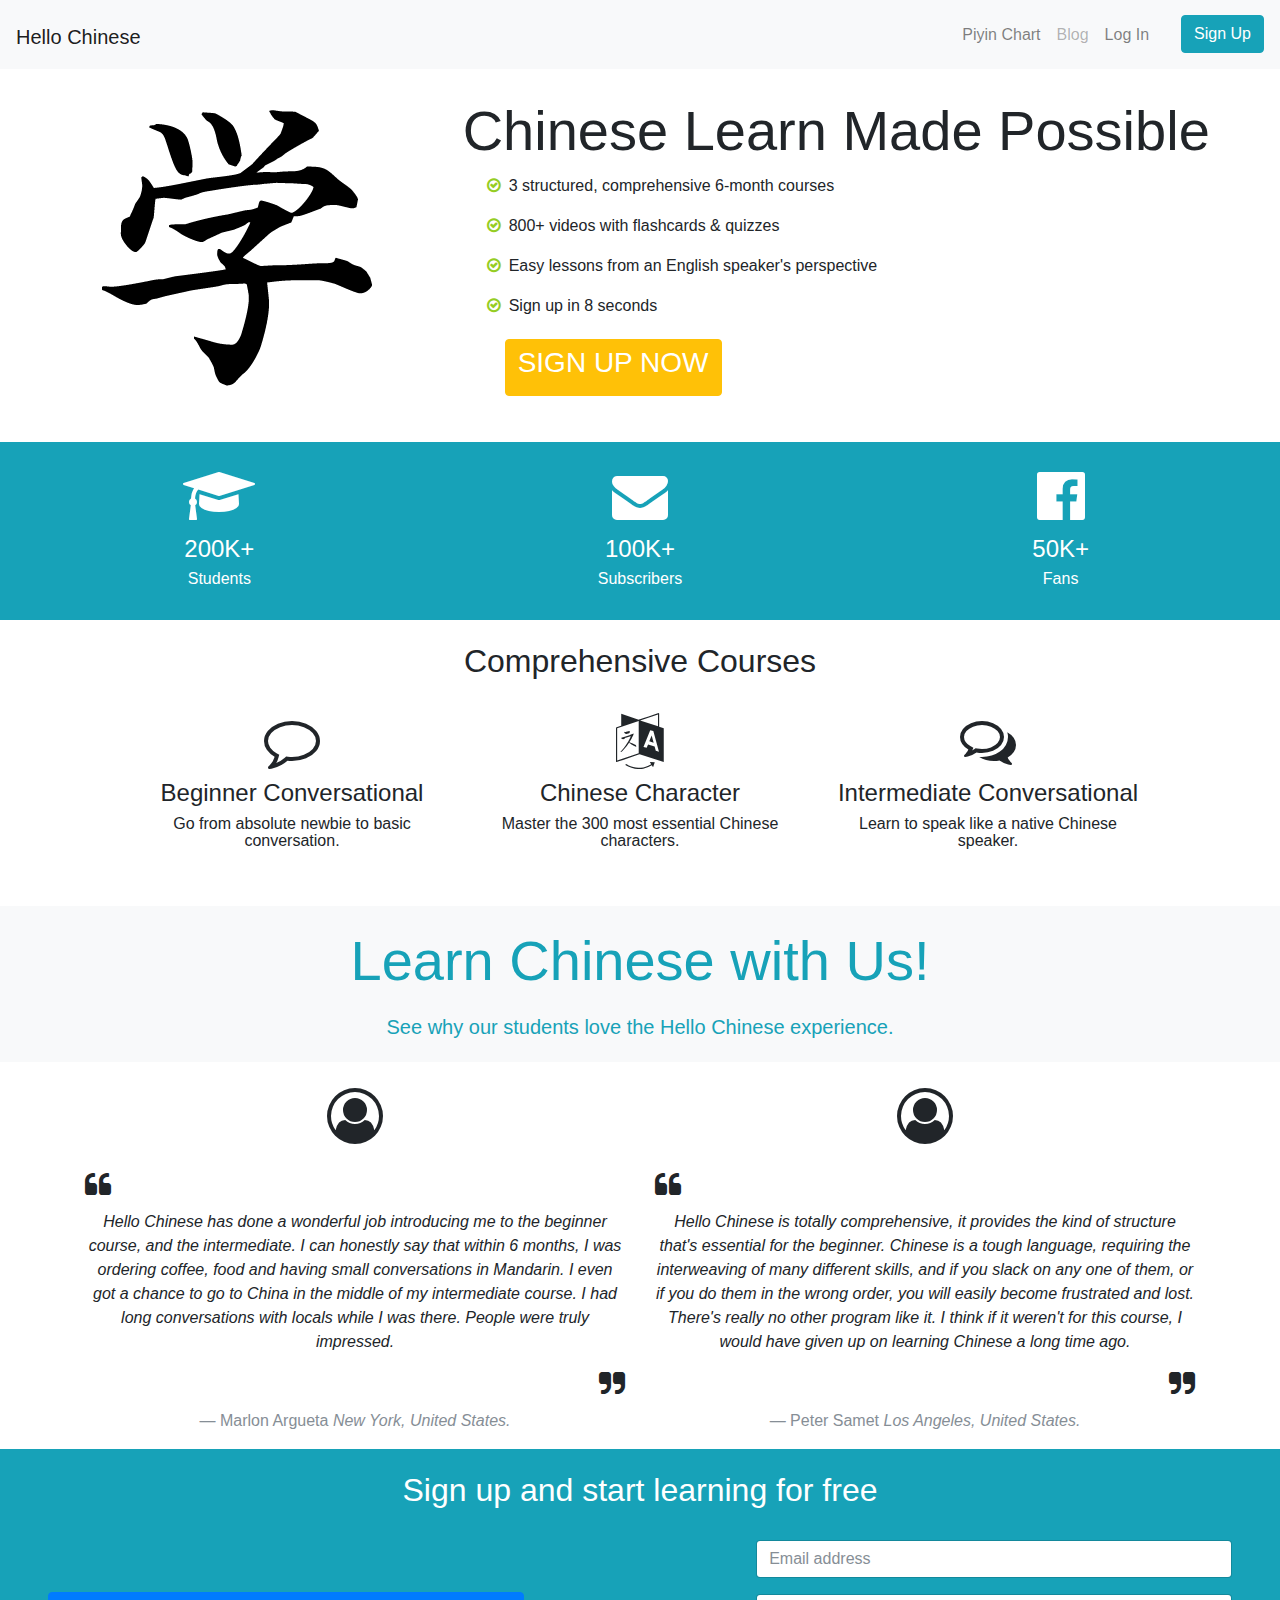
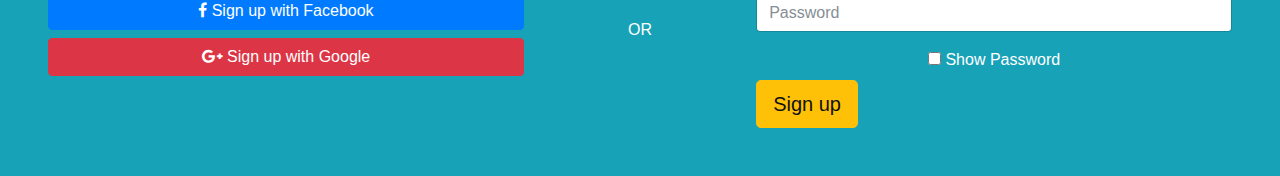
<file: Hello chinese Landing/index.html>
<!DOCTYPE html>
<html lang="es">
  <head>
    <meta charset="utf-8">
    <meta name="viewport" content="width=device-width, initial-scale=1, shrink-to-fit=no">
    <link rel="stylesheet" href="css/style.css">
    <link rel="stylesheet" href="css/bootstrap.min.css">
    <link rel="stylesheet" href="css/font-awesome/css/font-awesome.min.css">
  </head>

  <body>
<!-- menu-->
    <nav class="navbar navbar-expand-lg navbar-light bg-light fixed-top">
      <h1 class="title1"><a class="navbar-brand" href="#">Hello Chinese</a></h1>
      <div class="collapse navbar-collapse" id="navbarSupportedContent">
        <div class="navbar-nav ml-auto">
          <a class="nav-item nav-link" href="#">Piyin Chart</a>
          <a class="nav-item nav-link disabled" href="#">Blog</a>
          <a class="nav-item nav-link mr-4" href="">Log In</a>
          <div><a href="#" class="btn btn-info">Sign Up</a></div>
        </div>
      </div>
    </nav>

<!-- contenido 1 kanji+intro-->
    <div class="container-fluid box01">
      <div class="row align-items-center m-4">
        <!-- kanji -->
        <div class="col-xs-12 col-sm-4 col-md-4 col-lg-4 col-xl-4">
          <img src="img/03 landing.png" class="img-fluid mx-auto d-block m-4" alt="Learn">
        </div>
        <!-- intro + sign -->
        <div class="col-xs-12 col-sm-8 col-md-8 col-lg-8 col-xl-8">
          <h1 class="display-4 m-2">Chinese Learn Made Possible</h1>
          <h6 class="ml-4"><i class="fa fa-check-circle-o icono01 m-2" aria-hidden="true"></i>3 structured, comprehensive 6-month courses</h6>
          <h6 class="ml-4"><i class="fa fa-check-circle-o icono01 m-2" aria-hidden="true"></i>800+ videos with flashcards & quizzes</h6>
          <h6 class="ml-4"><i class="fa fa-check-circle-o icono01 m-2" aria-hidden="true"></i>Easy lessons from an English speaker's perspective</h6>
          <h6 class="ml-4"><i class="fa fa-check-circle-o icono01 m-2" aria-hidden="true"></i>Sign up in 8 seconds</h6>
          <!-- boton-->
          <button type="button" class="btn btn-warning text-white botonlogueo"><h3 class="text-white">SIGN UP NOW</h3></button> 
         </div>

      </div> <!-- row -->
    </div>

<!-- contenido 2 grey section-->
    <div class="container-fluid bg-info text-white p-4">
      <div class="row">
        <div class="col-xs-12 col-sm-12 col-md-4 col-lg-4 col-xl-4">
          <h3 class="text-center display-4"><i class="fa fa-graduation-cap" aria-hidden="true"></i></h3>
          <h4 class="text-center">200K+</h4>
          <h6 class="text-center font-weight-normal">Students</h6>
        </div>
        <div class="col-xs-12 col-sm-12 col-md-4 col-lg-4 col-xl-4">
          <h3 class="text-center display-4"><i class="fa fa-envelope" aria-hidden="true"></i></h3>
          <h4 class="text-center">100K+</h4>
          <h6 class="text-center font-weight-normal">Subscribers</h6>
        </div>
        <div class="col-xs-12 col-sm-12 col-md-4 col-lg-4 col-xl-4">
          <h3 class="text-center display-4"><i class="fa fa-facebook-official" aria-hidden="true"></i></h3>
          <h4 class="text-center">50K+</h4>
          <h6 class="text-center font-weight-normal">Fans</h6>
        </div>
      </div>
    </div>

<!-- contenido 3 courses-->
    <div class="container box03 p-4">
      <!-- titulo -->
      <div class="row align-items-center">
        <div class="col-xs-12 col-sm-12 col-md-12 col-lg-12 col-xl-12">
          <h2 class="text-center">Comprehensive Courses</h2>
        </div>
      </div>
      <!-- 3items -->
      <div class="row align-items-center m-4">
        <div class="col-xs-12 col-sm-12 col-md-4 col-lg-4 col-xl-4">
          <h3 class="text-center display-4"><i class="fa fa-comment-o" aria-hidden="true"></i></h3>
          <h4 class="text-center">Beginner Conversational</h4>
          <h6 class="text-center font-weight-normal">Go from absolute newbie to basic conversation.</h6>
        </div>
        <div class="col-xs-12 col-sm-12 col-md-4 col-lg-4 col-xl-4">
          <h3 class="text-center display-4"><i class="fa fa-language" aria-hidden="true"></i></h3>
          <h4 class="text-center">Chinese Character</h4>
          <h6 class="text-center font-weight-normal">Master the 300 most essential Chinese characters.</h6>
        </div>
        <div class="col-xs-12 col-sm-12 col-md-4 col-lg-4 col-xl-4">
          <h3 class="text-center display-4"><i class="fa fa-comments-o" aria-hidden="true"></i></h3>
          <h4 class="text-center">Intermediate Conversational</h4>
          <h6 class="text-center font-weight-normal">Learn to speak like a native Chinese speaker.</h6>
        </div> 
      </div>
    </div><!--cont 3-->

<!-- contenido 4 title-->
    <div class="container-fluid bg-light box04">
      <div class="row align-items-center">
        <!--titulo-->
        <div class="col-xs-12 col-sm-12 col-md-12 col-lg-12 col-xl-12">
          <h3 class="text-center display-4 m-4 text-info font-weight-normal">Learn Chinese with Us!</h3>
          <h5 class="text-center m-4 text-info font-weight-normal">See why our students love the Hello Chinese experience.</h5>
        </div>
      </div>
    </div><!--cont 4-->

<!-- contenido 5 reviews-->
    <div class="container box04">
      <!-- review 1-->
      <div class="row">
        <div class="col-xs-12 col-sm-12 col-md-6 col-lg-6 col-xl-6">
           <h1 class="text-center display-4 m-4"><i class="fa fa-user-circle-o" aria-hidden="true"></i></h1>
           <h3><i class="fa fa-quote-left" aria-hidden="true"></i></h3>
           <blockquote class="blockquote text-center">
            <p class="font-italic">Hello Chinese has done a wonderful job introducing me to the beginner course, and the intermediate. I can honestly say that within 6 months, I was ordering coffee, food and having small conversations in Mandarin. I even got a chance to go to China in the middle of my intermediate course. I had long conversations with locals while I was there. People were truly impressed.</p><h3 class="text-right"><i class="fa fa-quote-right" aria-hidden="true"></i></h3>
            <footer class="blockquote-footer">Marlon Argueta <cite title="Source Title">New York, United States.</cite></footer>
          </blockquote>
        </div>
        <!-- review 2-->
        <div class="col-xs-12 col-sm-12 col-md-6 col-lg-6 col-xl-6">
           <h1 class="text-center display-4 m-4"><i class="fa fa-user-circle-o" aria-hidden="true"></i></h1>
           <h3><i class="fa fa-quote-left" aria-hidden="true"></i></h3>
           <blockquote class="blockquote text-center">
            <p class="font-italic">Hello Chinese is totally comprehensive, it provides the kind of structure that's essential for the beginner. Chinese is a tough language, requiring the interweaving of many different skills, and if you slack on any one of them, or if you do them in the wrong order, you will easily become frustrated and lost. There's really no other program like it. I think if it weren't for this course, I would have given up on learning Chinese a long time ago.</p><h3 class="text-right"><i class="fa fa-quote-right" aria-hidden="true"></i></h3>
            <footer class="blockquote-footer">Peter Samet <cite title="Source Title">Los Angeles, United States.</cite></footer>
          </blockquote>
        </div>
      </div><!-- img student-->
    </div> <!-- cont 5-->

<!--contenido 6 sign up-->
    <div class="container-fluid bg-info text-white p-4">
      <div class="row"> <!-- titulo-->
        <div class="col-xs-12 col-sm-12 col-md-12 col-lg-12 col-xl-12">
          <h2 class="text-center">Sign up and start learning for free</h2>
        </div>
      </div> <!--titulo-->
      <div class="row align-items-center p-4">
      <!-- botones de redes-->
        <div class="col-xs-12 col-sm-12 col-md-5 col-lg-5 col-xl-5">
          <div class="btm-group-vertical">
            <a class="btn btn-primary btn-block" href="https://www.facebook.com/login.php" target="_blank"><i class="fa fa-facebook" aria-hidden="true"></i> Sign up with Facebook</a>
            <a class="btn btn-danger btn-block" href="https://accounts.google.com/signin" target="_blank"><i class="fa fa-google-plus" aria-hidden="true"></i> Sign up with Google</a>
          </div>
        </div>
        <!-- OR -->
        <div class="col-xs-12 col-sm-12 col-md-2 col-lg-2 col-xl-2">
          <h6 class="text-center">OR</h6>
        </div> 
        <!-- form -->
        <div class="col-xs-12 col-sm-12 col-md-5 col-lg-5 col-xl-5">
          <form>
            <div class="form-group">
              <input type="email" class="form-control" id="email" aria-describedby="emailHelp" placeholder="Email address">
            </div>
            <div class="form-group">
              <input type="password" class="form-control" id="password1" placeholder="Password">
            </div>
            <div class="form-check text-center">
              <label class="form-check-label">
                <input type="checkbox" class="form-check-input text-center">
                Show Password
              </label>
            </div>
            <button type="submit" class="btn btn-warning btn-lg">Sign up</button>
          </form>


        </div>
      </div>
    </div>


    <script src="https://code.jquery.com/jquery-3.2.1.slim.min.js" integrity="sha384-KJ3o2DKtIkvYIK3UENzmM7KCkRr/rE9/Qpg6aAZGJwFDMVNA/GpGFF93hXpG5KkN" crossorigin="anonymous"></script>
    <script src="https://cdnjs.cloudflare.com/ajax/libs/popper.js/1.11.0/umd/popper.min.js" integrity="sha384-b/U6ypiBEHpOf/4+1nzFpr53nxSS+GLCkfwBdFNTxtclqqenISfwAzpKaMNFNmj4" crossorigin="anonymous"></script>
    <script src="js/bootstrap.min.js"></script>

<!-- footer-->
    <footer>
      
    </footer>
  </body>
</html>
</file>
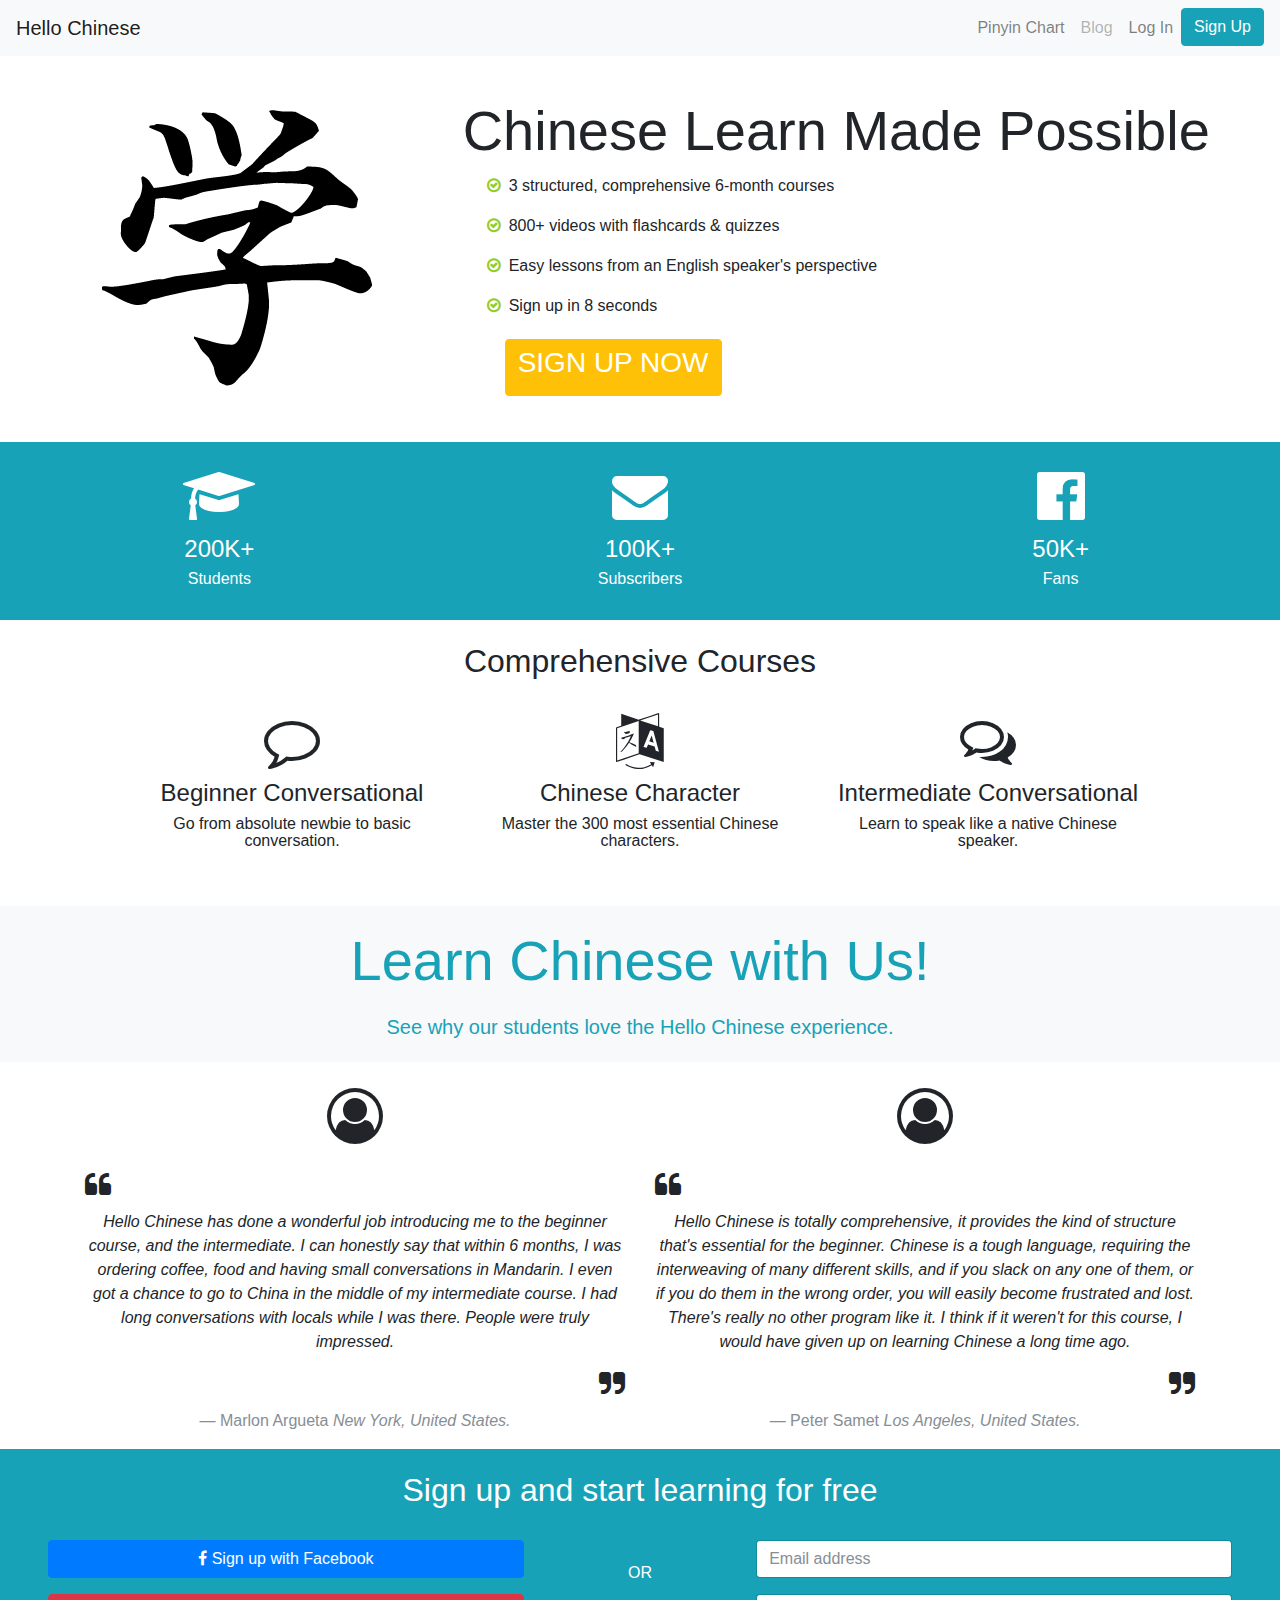
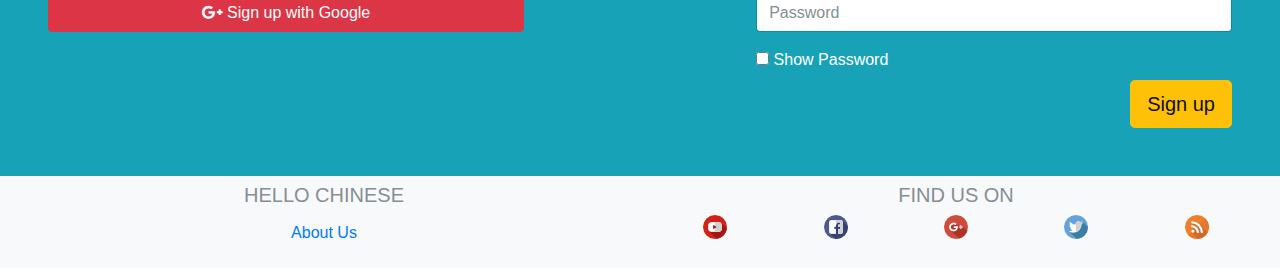
<file: Hello chinese Landing/landing.html>
<!DOCTYPE html>
<html lang="es">
  <head>
    <meta charset="utf-8">
    <meta name="viewport" content="width=device-width, initial-scale=1, shrink-to-fit=no">
    <link rel="stylesheet" href="css/style.css">
    <link rel="stylesheet" href="css/bootstrap.min.css">
    <link rel="stylesheet" href="css/font-awesome/css/font-awesome.min.css">
  </head>

  <body>
<!-- menu-->
    <nav class="navbar navbar-expand-lg navbar-light bg-light fixed-top">
      <a class="navbar-brand" href="#">Hello Chinese</a>
      <button class="navbar-toggler" type="button" data-toggle="collapse" data-target="#navbarNav" aria-controls="navbarNav" aria-expanded="false" aria-label="Toggle navigation">
        <span class="navbar-toggler-icon"></span>
      </button>
      <div class="collapse navbar-collapse" id="navbarNav">
		<ul class="navbar-nav ml-auto">
          <li class="nav-item">
            <a class="nav-link" href="#" data-toggle="modal" data-target=".bd-example-modal-lg">Pinyin Chart</a>
          </li>
          <li class="nav-item">
            <a class="nav-link disabled" href="#">Blog</a>
          </li>
          <li class="nav-item">
            <a class="nav-link" href="#" data-toggle="modal" data-target="#modal01">Log In</a>
          </li>
          <li><a href="#signUp" class="btn btn-info">Sign Up</a></li>
        </ul>
      </div>
    </nav>

<!-- contenido 1 caracter+intro-->
    <div class="container-fluid box01">
      <div class="row align-items-center m-4">
        <!-- caracter -->
        <div class="col-xs-12 col-sm-4 col-md-4 col-lg-4 col-xl-4">
          <img src="img/03 landing.png" class="img-fluid mx-auto d-block m-4" alt="Learn">
        </div>
        <!-- intro + sign -->
        <div class="col-xs-12 col-sm-8 col-md-8 col-lg-8 col-xl-8">
          <h1 class="display-4 m-2">Chinese Learn Made Possible</h1>
          <h6 class="ml-4"><i class="fa fa-check-circle-o icono01 m-2" aria-hidden="true"></i>3 structured, comprehensive 6-month courses</h6>
          <h6 class="ml-4"><i class="fa fa-check-circle-o icono01 m-2" aria-hidden="true"></i>800+ videos with flashcards & quizzes</h6>
          <h6 class="ml-4"><i class="fa fa-check-circle-o icono01 m-2" aria-hidden="true"></i>Easy lessons from an English speaker's perspective</h6>
          <h6 class="ml-4"><i class="fa fa-check-circle-o icono01 m-2" aria-hidden="true"></i>Sign up in 8 seconds</h6>
          <!-- boton-->
          <button type="button" class="btn btn-warning text-white botonlogueo"><h3 class="text-white">SIGN UP NOW</h3></button> 
         </div>

      </div> <!-- row -->
    </div>

<!-- contenido 2 grey section-->
    <div class="container-fluid bg-info text-white p-4">
      <div class="row">
        <div class="col-xs-12 col-sm-12 col-md-4 col-lg-4 col-xl-4">
          <h3 class="text-center display-4"><i class="fa fa-graduation-cap" aria-hidden="true"></i></h3>
          <h4 class="text-center">200K+</h4>
          <h6 class="text-center font-weight-normal">Students</h6>
        </div>
        <div class="col-xs-12 col-sm-12 col-md-4 col-lg-4 col-xl-4">
          <h3 class="text-center display-4"><i class="fa fa-envelope" aria-hidden="true"></i></h3>
          <h4 class="text-center">100K+</h4>
          <h6 class="text-center font-weight-normal">Subscribers</h6>
        </div>
        <div class="col-xs-12 col-sm-12 col-md-4 col-lg-4 col-xl-4">
          <h3 class="text-center display-4"><i class="fa fa-facebook-official" aria-hidden="true"></i></h3>
          <h4 class="text-center">50K+</h4>
          <h6 class="text-center font-weight-normal">Fans</h6>
        </div>
      </div>
    </div>

<!-- contenido 3 courses-->
    <div class="container box03 p-4">
      <!-- titulo -->
      <div class="row align-items-center">
        <div class="col-xs-12 col-sm-12 col-md-12 col-lg-12 col-xl-12">
          <h2 class="text-center">Comprehensive Courses</h2>
        </div>
      </div>
      <!-- 3items -->
      <div class="row align-items-center m-4">
        <div class="col-xs-12 col-sm-12 col-md-4 col-lg-4 col-xl-4">
          <h3 class="text-center display-4"><i class="fa fa-comment-o" aria-hidden="true"></i></h3>
          <h4 class="text-center">Beginner Conversational</h4>
          <h6 class="text-center font-weight-normal">Go from absolute newbie to basic conversation.</h6>
        </div>
        <div class="col-xs-12 col-sm-12 col-md-4 col-lg-4 col-xl-4">
          <h3 class="text-center display-4"><i class="fa fa-language" aria-hidden="true"></i></h3>
          <h4 class="text-center">Chinese Character</h4>
          <h6 class="text-center font-weight-normal">Master the 300 most essential Chinese characters.</h6>
        </div>
        <div class="col-xs-12 col-sm-12 col-md-4 col-lg-4 col-xl-4">
          <h3 class="text-center display-4"><i class="fa fa-comments-o" aria-hidden="true"></i></h3>
          <h4 class="text-center">Intermediate Conversational</h4>
          <h6 class="text-center font-weight-normal">Learn to speak like a native Chinese speaker.</h6>
        </div> 
      </div>
    </div><!--cont 3-->

<!-- contenido 4 title-->
    <div class="container-fluid bg-light box04">
      <div class="row align-items-center">
        <!--titulo-->
        <div class="col-xs-12 col-sm-12 col-md-12 col-lg-12 col-xl-12">
          <h3 class="text-center display-4 m-4 text-info font-weight-normal">Learn Chinese with Us!</h3>
          <h5 class="text-center m-4 text-info font-weight-normal">See why our students love the Hello Chinese experience.</h5>
        </div>
      </div>
    </div><!--cont 4-->

<!-- contenido 5 reviews-->
    <div class="container box04">
      <!-- review 1-->
      <div class="row">
        <div class="col-xs-12 col-sm-12 col-md-6 col-lg-6 col-xl-6">
           <h1 class="text-center display-4 m-4"><i class="fa fa-user-circle-o" aria-hidden="true"></i></h1>
           <h3><i class="fa fa-quote-left" aria-hidden="true"></i></h3>
           <blockquote class="blockquote text-center">
            <p class="font-italic">Hello Chinese has done a wonderful job introducing me to the beginner course, and the intermediate. I can honestly say that within 6 months, I was ordering coffee, food and having small conversations in Mandarin. I even got a chance to go to China in the middle of my intermediate course. I had long conversations with locals while I was there. People were truly impressed.</p><h3 class="text-right"><i class="fa fa-quote-right" aria-hidden="true"></i></h3>
            <footer class="blockquote-footer">Marlon Argueta <cite title="Source Title">New York, United States.</cite></footer>
          </blockquote>
        </div>
        <!-- review 2-->
        <div class="col-xs-12 col-sm-12 col-md-6 col-lg-6 col-xl-6">
           <h1 class="text-center display-4 m-4"><i class="fa fa-user-circle-o" aria-hidden="true"></i></h1>
           <h3><i class="fa fa-quote-left" aria-hidden="true"></i></h3>
           <blockquote class="blockquote text-center">
            <p class="font-italic">Hello Chinese is totally comprehensive, it provides the kind of structure that's essential for the beginner. Chinese is a tough language, requiring the interweaving of many different skills, and if you slack on any one of them, or if you do them in the wrong order, you will easily become frustrated and lost. There's really no other program like it. I think if it weren't for this course, I would have given up on learning Chinese a long time ago.</p><h3 class="text-right"><i class="fa fa-quote-right" aria-hidden="true"></i></h3>
            <footer class="blockquote-footer">Peter Samet <cite title="Source Title">Los Angeles, United States.</cite></footer>
          </blockquote>
        </div>
      </div><!-- img student-->
    </div> <!-- cont 5-->

<!--contenido 6 sign up-->
    <div class="container-fluid bg-info text-white p-4" id="signUp">
      <div class="row"> <!-- titulo-->
        <div class="col-xs-12 col-sm-12 col-md-12 col-lg-12 col-xl-12">
          <h2 class="text-center">Sign up and start learning for free</h2>
        </div>
      </div> <!--titulo-->
      <div class="row p-4">
      <!-- botones de redes-->
        <div class="col-xs-12 col-sm-12 col-md-5 col-lg-5 col-xl-5">
          <div class="btm-group-vertical">
            <a class="btn btn-primary btn-block" href="https://www.facebook.com/login.php" target="_blank"><i class="fa fa-facebook" aria-hidden="true"></i> Sign up with Facebook</a>
            <a class="btn btn-danger btn-block mt-3" href="https://accounts.google.com/signin" target="_blank"><i class="fa fa-google-plus" aria-hidden="true"></i> Sign up with Google</a>
          </div>
        </div>
        <!-- OR -->
        <div class="col-xs-12 col-sm-12 col-md-2 col-lg-2 col-xl-2">
          <h6 class="text-center m-4">OR</h6>
        </div> 
        <!-- form -->
        <div class="col-xs-12 col-sm-12 col-md-5 col-lg-5 col-xl-5">
          <form>
            <div class="form-group">
              <input type="email" class="form-control" id="email" aria-describedby="emailHelp" placeholder="Email address">
            </div>
            <div class="form-group">
              <input type="password" class="form-control" id="password1" placeholder="Password">
            </div>
            <div class="form-check text-left">
              <label class="form-check-label">
                <input type="checkbox" class="form-check-input text-center">
                Show Password
              </label>
            </div>
            <!--
			<div class="text-center">
	            <button type="submit" class="btn btn-warning btn-lg">Sign up</button>
			</div> -->
						<div class="text-right">
	            <button type="submit" class="btn btn-warning btn-lg">Sign up</button>
            </div>
          </form>


        </div>
      </div>
    </div>


    <script src="https://code.jquery.com/jquery-3.2.1.slim.min.js" integrity="sha384-KJ3o2DKtIkvYIK3UENzmM7KCkRr/rE9/Qpg6aAZGJwFDMVNA/GpGFF93hXpG5KkN" crossorigin="anonymous"></script>
    <script src="https://cdnjs.cloudflare.com/ajax/libs/popper.js/1.11.0/umd/popper.min.js" integrity="sha384-b/U6ypiBEHpOf/4+1nzFpr53nxSS+GLCkfwBdFNTxtclqqenISfwAzpKaMNFNmj4" crossorigin="anonymous"></script>
    <script src="js/bootstrap.min.js"></script>

<!-- footer-->
    <footer>
      <div class="container-fluid bg-light">
        <div class="row p-2">
          <div class="col-xl-6 col-sm-6 col-md-6 col-lg-6 col-xl-6 ">
            <h5 class="text-center text-secondary">HELLO CHINESE</h5>
            <h5 class="text-center"><button type="button" class="btn btn-link">About Us</button>
          </div>
          <div class="col-xl-6 col-sm-6 col-md-6 col-lg-6 col-xl-6">
            <h5 class="text-center text-secondary">FIND US ON</h5>
            <div class="social">
              <h5 class= text-center"><a target="_blank" href="https://www.youtube.com/"><img src="img/youtube.png"></a></h5>
              <h5 class= text-center"><a target="_blank" href="http://facebook.com"><img src="img/facebook.png"></a></h5>
              <h5 class= text-center"><a target="_blank" href="https://plus.google.com/"><img src="img/google-plus.png"></a></h5>
              <h5 class= text-center"><a target="_blank" href="https://twitter.com/"><img src="img/twitter.png"></a></h5>
              <h5 class= text-center"><a target="_blank" href="#"><img src="img/rss.png"></a></h5>
            </div>
          </div>
        </div>
      </div>
    </footer>

<!-- Modal 01-->
    <div class="modal fade" id="modal01" tabindex="-1" role="dialog" aria-labelledby="modal01" aria-hidden="true">
      <div class="modal-dialog" role="document">
        <div class="modal-content">
          <div class="modal-header">
            <h5 class="modal-title" id="modal01">Log In</h5>
            <button type="button" class="close" data-dismiss="modal" aria-label="Close">
              <span aria-hidden="true">&times;</span>
            </button>
          </div>
          <div class="modal-body">
            <div class="btm-group-vertical">
              <a class="btn btn-primary btn-block" href="https://www.facebook.com/login.php" target="_blank"><i class="fa fa-facebook" aria-hidden="true"></i> Log in with Facebook</a>
              <a class="btn btn-danger btn-block mt-3" href="https://accounts.google.com/signin" target="_blank"><i class="fa fa-google-plus" aria-hidden="true"></i> Log in with Google</a>
            </div>
            <hr>
            <form>
            <div class="form-group">
              <input type="email" class="form-control" id="email" aria-describedby="emailHelp" placeholder="Username / Email">
            </div>
            <div class="form-group">
              <input type="password" class="form-control" id="password1" placeholder="Password">
            </div>
            <div class="form-check-row align-items-center">
              <label class="form-check-label">
                <input type="checkbox" class="form-check-input">
                Remember me
              </label>
              <button type="button" class="btn btn-link text-right">Forgot your password?</button>
            </div>
            <div class="text-right">
              <button type="submit" class="btn btn-info btn-lg">Log in</button>
            </div>
          </form>
          </div>
        </div>
      </div>
    </div><!-- Modal 01-->

<!-- Modal 02 -->
    <div class="modal fade bd-example-modal-lg" tabindex="-1" role="dialog" aria-labelledby="myLargeModalLabel" aria-hidden="true">
      <div class="modal-dialog modal-lg">
        <div class="modal-content">
          <div class="modal-header">
            <h5 class="modal-title">Pinyin Chart</h5>
            <button type="button" class="close" data-dismiss="modal" aria-label="Close">
              <span aria-hidden="true">&times;</span>
            </button>
          </div>
          <div class="modal-body">
            <img src="img/chinese_pinyin_table.png" alt="Pinyin Chart" class="img-fluid">
          </div>
          <div class="modal-footer">
            <button type="button" class="btn btn-secondary" data-dismiss="modal">Close</button>
          </div>
        </div>
      </div>
    </div>
  </body>
</html>
</file>
<file: Hello chinese Landing/css/style.css>
/*contenido 1*/
.box01{
	margin-top: 70px;
/*	background-color: yellow;
*/
}

.icono01 {
	color: #95CD24;
}

.botonlogueo {
	margin-left: 50px;
	margin-top: 10px;
}

/*contenido 02

.box02 {
	margin: 20px 0px 20px 0px;
	padding: 20px;
} */

/*contenido 03*/

.box03 {
	padding: 10px;
/*	background-color: pink;
	*/
}

/*contenido 04*/

.box04 p {
	font-size: 16px;
}

.social{
	display: flex;
	flex-direction: row;
	justify-content: space-around;
}
</file>
